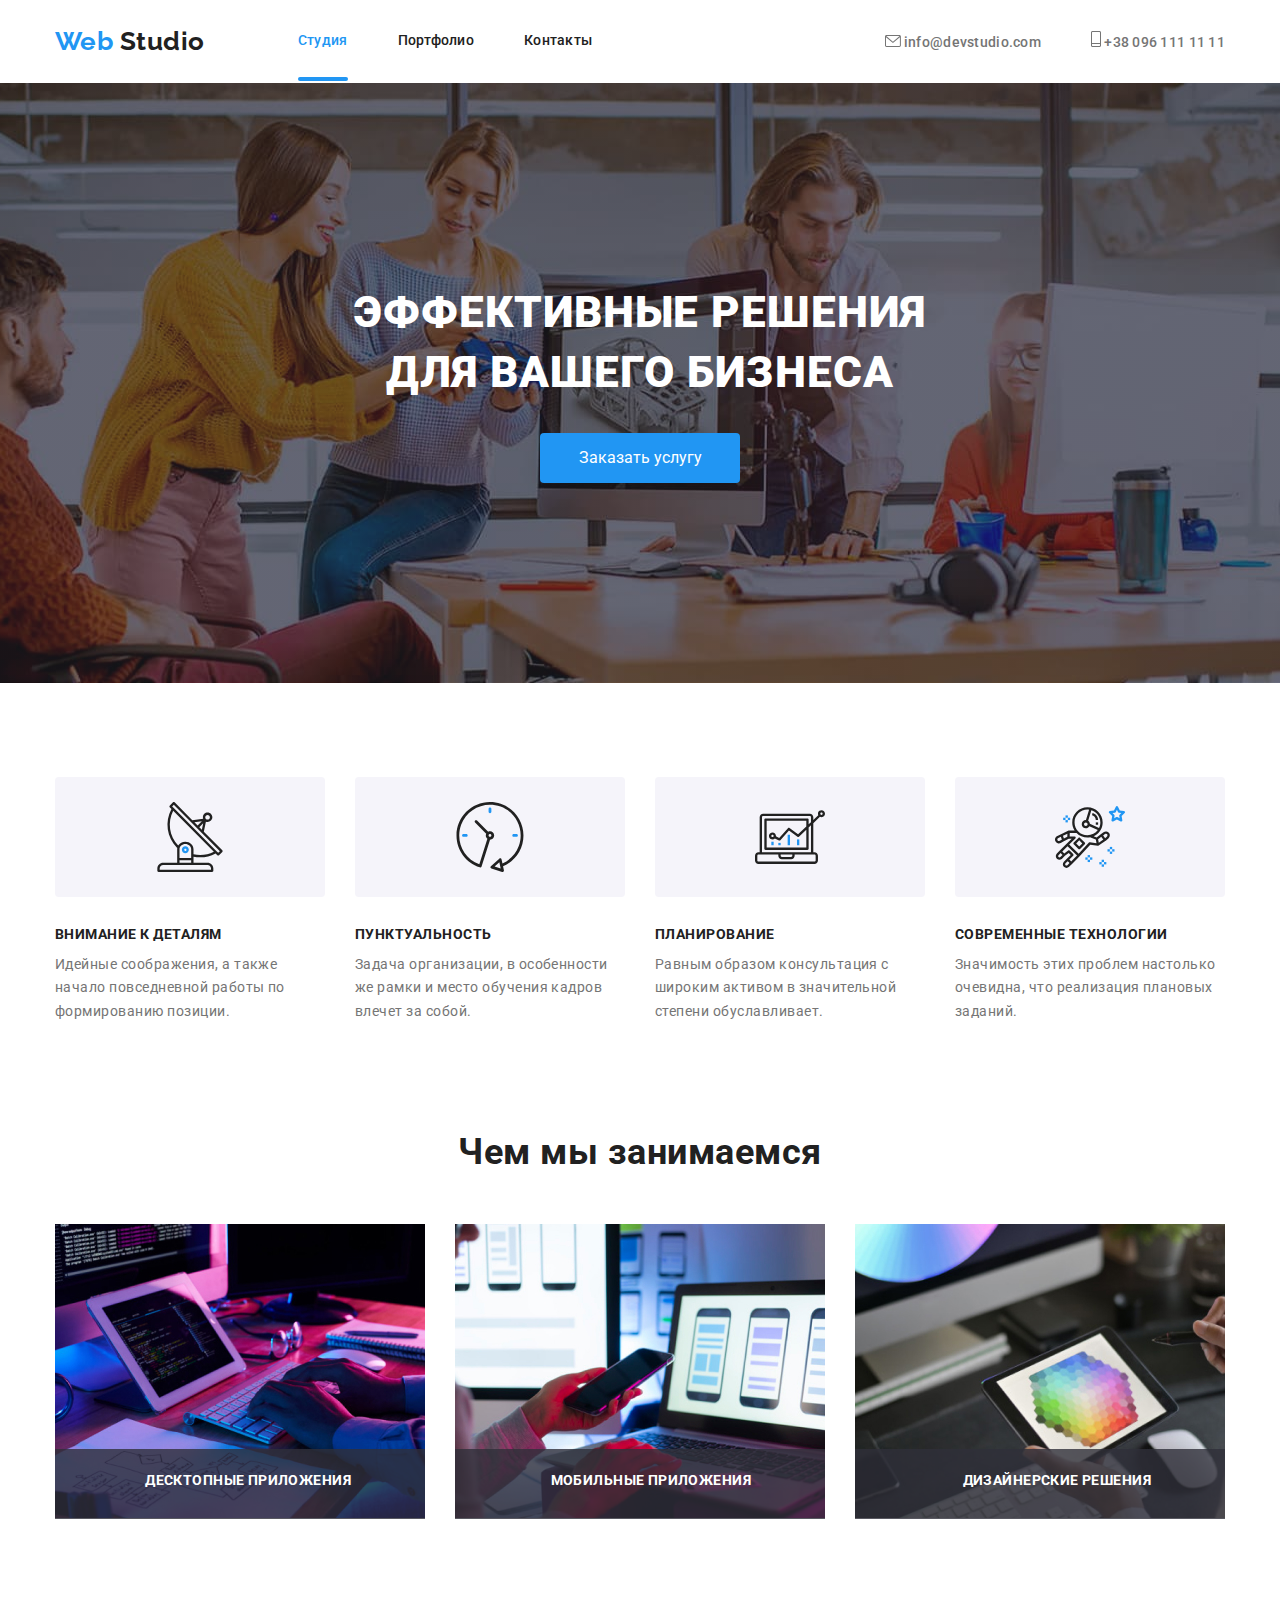
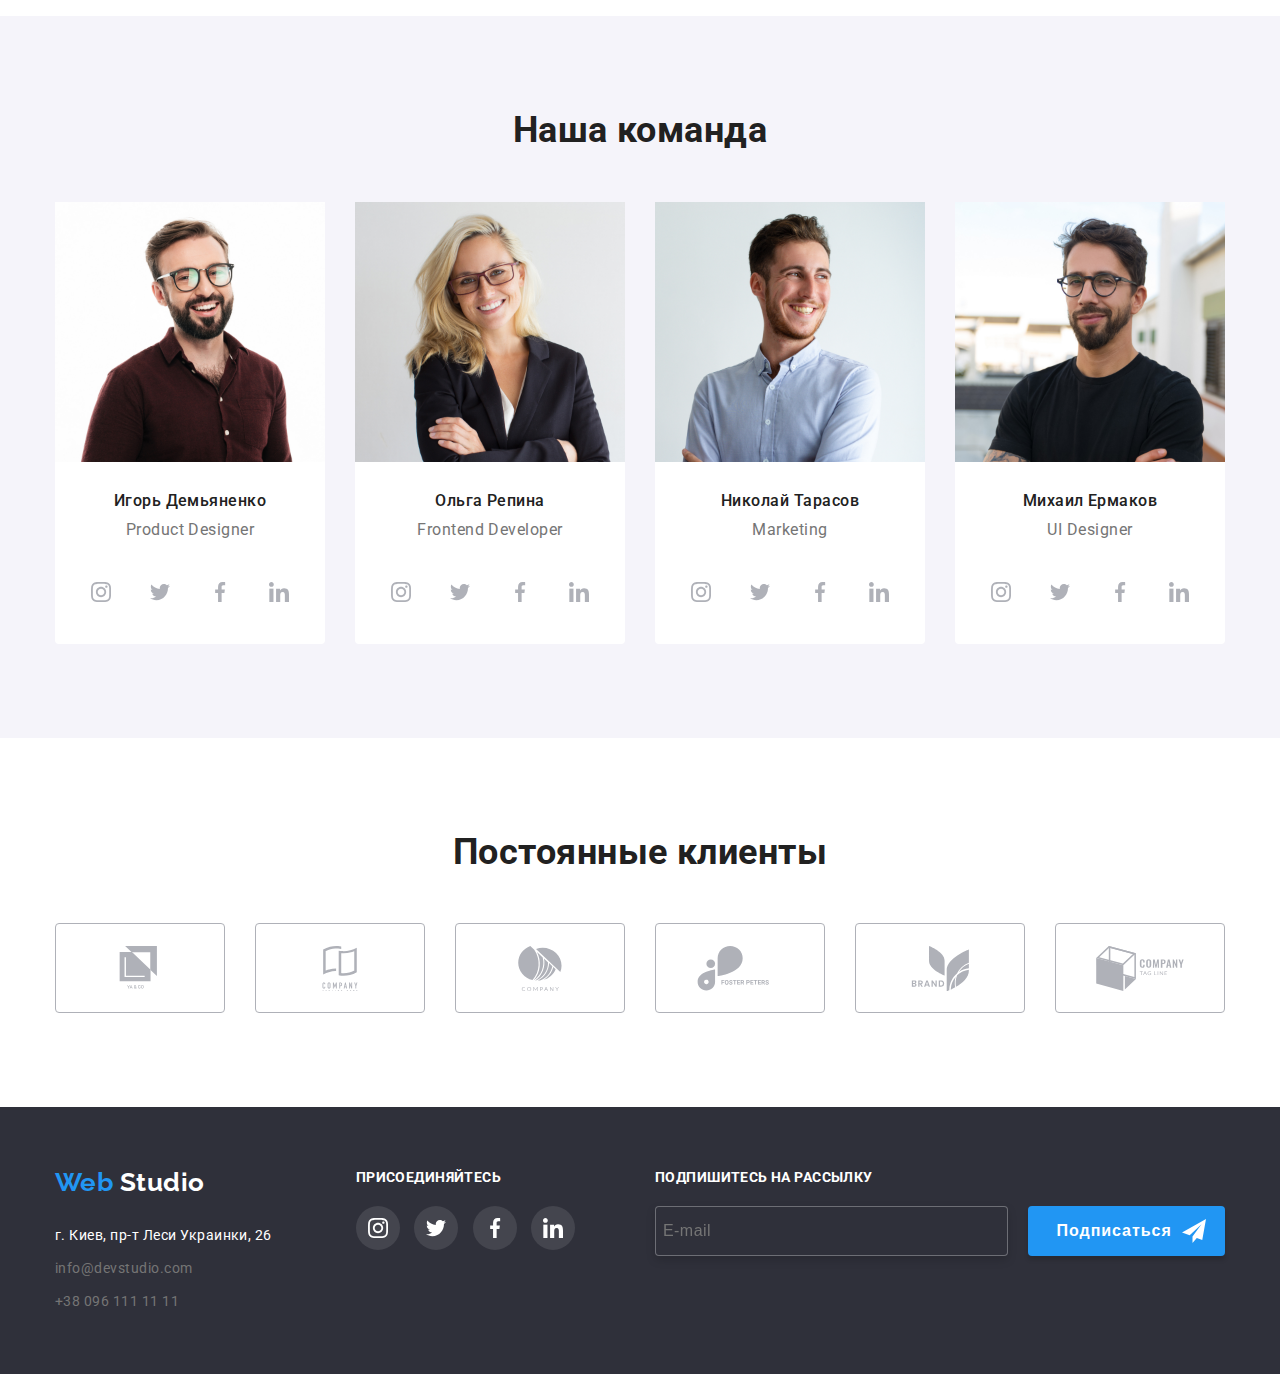
<file: index.html>
<!DOCTYPE html>
<html lang="ru">

<head>
    <meta charset="UTF-8">
    <meta name="viewport" content="width=device-width, initial-scale=1.0">
    <title>Web-Studio</title>
    <link href="https://fonts.googleapis.com/css2?family=Raleway:wght@700&family=Roboto:wght@400;500;700;900&display=swap" rel="stylesheet">
    <link rel="stylesheet" href="https://cdnjs.cloudflare.com/ajax/libs/modern-normalize/1.0.0/modern-normalize.min.css" integrity="sha512-ISS7cAi1PEhQ8jnbJpJZMd29NlhNj4AWYyLOSp2CE/CsHxTCu+r+t0D2yoJudVrd0/8fTVPUVDzY5Tvli75u/g==" crossorigin="anonymous" />
    <link rel="stylesheet" href="./css/styles.css">
</head>

<body>
    <!--Шапка сайта-->

    <header>

        <div class="container flexin">
            <nav class="site-nav flexin">
                <a href="/" class="logo">
                    <p><span class="blue">Web</span> Studio</p>
                </a>

                <ul class="list pages">
                    <li class="pages-item"><a href="/" class="link current">Студия</a></li>
                    <li class="pages-item"><a href="./portfolio.html" class="link">Портфолио</a></li>
                    <li class="pages-item"><a href="" class="link">Контакты</a></li>
                </ul>
            </nav>


            <ul class="list contacts-first ">
                <li class="pages-item envelope">

                    <a href="mailto:info@devstudio.com" class="contacts-now ">
                        <svg>
                            <use href="./images/sprite.svg#envelope"></use>
                        </svg> info@devstudio.com
                    </a>

                </li>

                <li class="pages-item phone">

                    <a href="tel:+380961111111" class="contacts-now ">
                        <svg>
                            <use href="./images/sprite.svg#phone"></use>
                        </svg> +38 096 111 11 11
                    </a>
                </li>
            </ul>
        </div>


    </header>

    <main>
        <!--Герой-->
        <section class="hero">
            <div class="container">
                <h1 class="hero-title">Эффективные решения <br> для вашего бизнеса</h1>
                <button type="button" data-modal-open class="hero-button">Заказать услугу</button>
            </div>

        </section>

        <!--Отличительные особенности-->

        <section class="features">
            <div class="container ">
                <h2 class="features-title hidden">Что нас выделяет на фоне остальных:</h2>
                <ul class="list features-container">
                    <li class="features-card icon-first">
                        <h3 class="features-subtitle">Внимание к деталям</h3>
                        <p class="features-description">Идейные соображения, а также начало повседневной работы по формированию позиции.</p>
                    </li>

                    <li class="features-card icon-second">
                        <h3 class="features-subtitle">Пунктуальность</h3>
                        <p class="features-description">Задача организации, в особенности же рамки и место обучения кадров влечет за собой.</p>
                    </li>

                    <li class="features-card icon-third">
                        <h3 class="features-subtitle">Планирование</h3>
                        <p class="features-description">Равным образом консультация с широким активом в значительной степени обуславливает.</p>
                    </li>

                    <li class="features-card icon-fourth">
                        <h3 class="features-subtitle">Современные технологии</h3>
                        <p class="features-description">Значимость этих проблем настолько очевидна, что реализация плановых заданий.</p>
                    </li>
                </ul>
            </div>
        </section>


        <!-- Чем мы занимаемся -->

        <section class="specialisations">
            <div class="container">
                <h2 class="specialisations-title">Чем мы занимаемся</h2>
                <ul class="list specialisations-container">
                    <li class="specialisations-img">
                        <div class="specialisations-overlay">
                            <p class="specialisations-overlay-text">Десктопные приложения</p>
                        </div>
                        <img src="./images/specialisation1.jpg" width="370" alt="десктопные приложения">
                    </li>

                    <li class="specialisations-img">
                        <div class="specialisations-overlay">
                            <p class="specialisations-overlay-text">Мобильные приложения</p>
                        </div>
                        <img src="./images/specialisation2.jpg" width="370" alt="мобильные приложения">
                    </li>

                    <li class="specialisations-img">
                        <div class="specialisations-overlay">
                            <p class="specialisations-overlay-text">Дизайнерские решения</p>
                        </div>
                        <img src="./images/specialisation3.jpg" width="370" alt="дизайнерские решения">
                    </li>
                </ul>
            </div>
        </section>


        <!--Наша команда-->

        <section class="team">
            <div class="container">
                <h2 class="team-title">Наша команда</h2>
                <ul class="list team-list">
                    <li class="team-card">
                        <img class="team-img" src="./images/team1.jpg" width="270" alt="наш дизайнер">
                        <div class="team-content">
                            <h3 class="team-name">Игорь Демьяненко</h3>
                            <p class="team-prof">Product Designer</p>
                            <ul class="list social-list">
                                <li>
                                    <a href="" class="social-list-link">
                                        <svg>
                                            <use href="./images/sprite.svg#instagram"></use>
                                        </svg>
                                    </a>
                                </li>
                                <li>
                                    <a href="" class="social-list-link ">
                                        <svg class="social-list__svg">
                                            <use href="./images/sprite.svg#twitter"></use>
                                        </svg>
                                    </a>
                                </li>
                                <li>
                                    <a href="" class="social-list-link ">
                                        <svg class="social-list__svg">
                                            <use href="./images/sprite.svg#facebook"></use>
                                        </svg>
                                    </a>
                                </li>
                                <li>
                                    <a href="" class="social-list-link ">
                                        <svg class="social-list__svg">
                                            <use href="./images/sprite.svg#linkedin"></use>
                                        </svg>
                                    </a>
                                </li>
                            </ul>
                        </div>
                    </li>

                    <li class="team-card">
                        <img class="team-img" src="./images/team2.jpg" width="270" alt="наш фронтэнд девелопер">
                        <div class="team-content">
                            <h3 class="team-name">Ольга Репина</h3>
                            <p class="team-prof">Frontend Developer</p>
                            <ul class="list social-list">
                                <li>
                                    <a href="" class="social-list-link">
                                        <svg>
                                            <use href="./images/sprite.svg#instagram"></use>
                                        </svg>
                                    </a>
                                </li>
                                <li>
                                    <a href="" class="social-list-link ">
                                        <svg class="social-list__svg">
                                            <use href="./images/sprite.svg#twitter"></use>
                                        </svg>
                                    </a>
                                </li>
                                <li>
                                    <a href="" class="social-list-link ">
                                        <svg class="social-list__svg">
                                            <use href="./images/sprite.svg#facebook"></use>
                                        </svg>
                                    </a>
                                </li>
                                <li>
                                    <a href="" class="social-list-link ">
                                        <svg class="social-list__svg">
                                            <use href="./images/sprite.svg#linkedin"></use>
                                        </svg>
                                    </a>
                                </li>
                            </ul>

                        </div>
                    </li>

                    <li class="team-card">
                        <img class="team-img" src="./images/team3.jpg" width="270" alt="наш маркетолог">
                        <div class="team-content">
                            <h3 class="team-name">Николай Тарасов</h3>
                            <p class="team-prof">Marketing</p>
                            <ul class="list social-list">
                                <li>
                                    <a href="" class="social-list-link">
                                        <svg>
                                            <use href="./images/sprite.svg#instagram"></use>
                                        </svg>
                                    </a>
                                </li>
                                <li>
                                    <a href="" class="social-list-link ">
                                        <svg class="social-list__svg">
                                            <use href="./images/sprite.svg#twitter"></use>
                                        </svg>
                                    </a>
                                </li>
                                <li>
                                    <a href="" class="social-list-link ">
                                        <svg class="social-list__svg">
                                            <use href="./images/sprite.svg#facebook"></use>
                                        </svg>
                                    </a>
                                </li>
                                <li>
                                    <a href="" class="social-list-link ">
                                        <svg class="social-list__svg">
                                            <use href="./images/sprite.svg#linkedin"></use>
                                        </svg>
                                    </a>
                                </li>
                            </ul>
                        </div>
                    </li>

                    <li class="team-card">
                        <img class="team-img" src="./images/team4.jpg" width="270" alt="наш UI дизайнер">
                        <div class="team-content">
                            <h3 class="team-name">Михаил Ермаков</h3>
                            <p class="team-prof">UI Designer</p>
                            <ul class="list social-list">
                                <li>
                                    <a href="" class="social-list-link">
                                        <svg>
                                            <use href="./images/sprite.svg#instagram"></use>
                                        </svg>
                                    </a>
                                </li>
                                <li>
                                    <a href="" class="social-list-link ">
                                        <svg class="social-list__svg">
                                            <use href="./images/sprite.svg#twitter"></use>
                                        </svg>
                                    </a>
                                </li>
                                <li>
                                    <a href="" class="social-list-link ">
                                        <svg class="social-list__svg">
                                            <use href="./images/sprite.svg#facebook"></use>
                                        </svg>
                                    </a>
                                </li>
                                <li>
                                    <a href="" class="social-list-link ">
                                        <svg class="social-list__svg">
                                            <use href="./images/sprite.svg#linkedin"></use>
                                        </svg>
                                    </a>
                                </li>
                            </ul>
                        </div>
                    </li>
                </ul>
            </div>
        </section>

        <!-- Наши клиенты -->
        <section class="clients">
            <div class="container">
                <h2 class="clients-title">Постоянные клиенты</h2>
                <ul class="list clients-list">
                    <li class="clients-card">
                        <a href="" aria-label="Первая компания"></a>
                        <svg class="cleint-size">
                            <use href="./images/sprite.svg#logo1"></use>
                        </svg>
                    </li>
                    <li class="clients-card">
                        <a href="" aria-label="Вторая компания"></a>
                        <svg class="cleint-size">
                            <use href="./images/sprite.svg#logo2"></use>
                        </svg>
                    </li>
                    <li class="clients-card">
                        <a href="" aria-label="Третья компания"></a>
                        <svg class="cleint-size">
                            <use href="./images/sprite.svg#logo3"></use>
                        </svg>
                    </li>
                    <li class="clients-card">
                        <a href="" aria-label="Четвертая компания"></a>
                        <svg class="cleint-size">
                            <use href="./images/sprite.svg#logo4"></use>
                        </svg>
                    </li>
                    <li class="clients-card">
                        <a href="" aria-label="Пятая компания"></a>
                        <svg class="cleint-size">
                            <use href="./images/sprite.svg#logo5"></use>
                        </svg>
                    </li>
                    <li class="clients-card">
                        <a href="" aria-label="Шестая компания"></a>
                        <svg class="cleint-size">
                            <use href="./images/sprite.svg#logo6"></use>
                        </svg>
                    </li>
                </ul>
            </div>
        </section>
    </main>

    <!--Подвал сайта-->

    <footer class="contacts-footer">
        <div class="general container">
            <div class=" left">
                <div class="footer-logo">
                    <a href="/" class="logo">
                        <p class="no-margin"><span class="blue">Web</span> <span class="white">Studio</span></p>
                    </a>
                </div>
                <address class="contacts">
                <div class="contacts-city"><span class="contacts-address">г. Киев, пр-т Леси Украинки, 26</span></div>
                <div class="footer-email"><a href="mailto:info@devstudio.com" class="contacts-email">info@devstudio.com</a></div> 
                <div class="footer-phone"><a href="tel:+380961111111" class="contacts-phone">+38 096 111 11 11</a></div>
            </address>
            </div>
            <div class=" central">
                <b class="follow-text">присоединяйтесь</b>
                <ul class="list follow-list">
                    <li class="follow">
                        <a href="" class="social-link-footer">
                            <svg>
                                <use href="./images/sprite.svg#instagram-footer"></use>
                            </svg>
                        </a>
                    </li>
                    <li class="follow">
                        <a href="" class="social-link-footer">
                            <svg class="social-list__svg">
                                <use href="./images/sprite.svg#twitter-footer"></use>
                            </svg>
                        </a>
                    </li>
                    <li class="follow">
                        <a href="" class="social-link-footer">
                            <svg class="social-list__svg">
                                <use href="./images/sprite.svg#facebook-footer"></use>
                            </svg>
                        </a>
                    </li>
                    <li class="follow">
                        <a href="" class="social-link-footer">
                            <svg class="social-list__svg">
                                <use href="./images/sprite.svg#linkedin-footer"></use>
                            </svg>
                        </a>
                    </li>
                </ul>
            </div>
            <!-- TBD -->
            <div class="right ">
                <label for=" follow " class="subscribe ">Подпишитесь на рассылку</label>
                <div class="sub-together">
                    <input class="subscribe-email input-email " type="text " name="follow " id="follow " placeholder=" E-mail ">

                    <button type="button-send " class="button-send text-subscribe ">Подписаться
                    <svg>
                        <use href="./images/sprite.svg#icon-send "></use>
                    </svg>

                </button>
                </div>
            </div>
        </div>
    </footer>



    <!-- Модальное окно и все, что с ним связано -->
    <div class="backdrop is-hidden " data-modal>
        <div class="modal ">

            <button type="button " data-modal-close class="close-modal ">
                 <svg>
                    <use href="./images/sprite.svg#x "></use>
                </svg> 
            </button>

            <form class=" form js-speaker-form ">
                <h2 class="modal-title ">Оставьте свои данные, мы вам перезвоним</h2>
                <div class="form-field icon-modal-name ">
                    <svg>
                        <use href="./images/sprite.svg#name "></use>
                    </svg>
                    <label for="name " class="form-label ">Имя</label>
                    <input class="form-input " type="text " name="name " id="name ">

                </div>

                <div class="form-field icon-modal-tel ">
                    <svg>
                        <use href="./images/sprite.svg#tel "></use>
                    </svg>
                    <label for="tel " class="form-label ">Телефон</label>
                    <input class="form-input " type="tel " name=" " id="tel ">


                </div>

                <div class="form-field icon-modal-email ">
                    <svg>
                        <use href="./images/sprite.svg#email "></use>
                    </svg>
                    <label for="email " class="form-label ">Почта</label>
                    <input class="form-input " type="email " name="email " id="email ">
                </div>

                <div>
                    <label for="comment " class="text-comment ">Комментарий</label>
                    <textarea class=" comment input-text " name="comment " id="comment " rows="10 " placeholder="Введите текст "></textarea>
                </div>


                <div class="checkbox-label ">
                    <label class="checkbox-txt ">                    
                        <input class="checkbox " type="checkbox" name="terms-check ">
                        <span class="checkbox-icon "></span>
                        Соглашаюсь с рассылкой и принимаю <span class="terms ">Условия договора</span> 
                    </label>
                </div>

                <button type="submit " class="send ">Отправить</button>
            </form>
        </div>
    </div>

    <script src="./js/modal.js "></script>
</body>

</html>
</file>
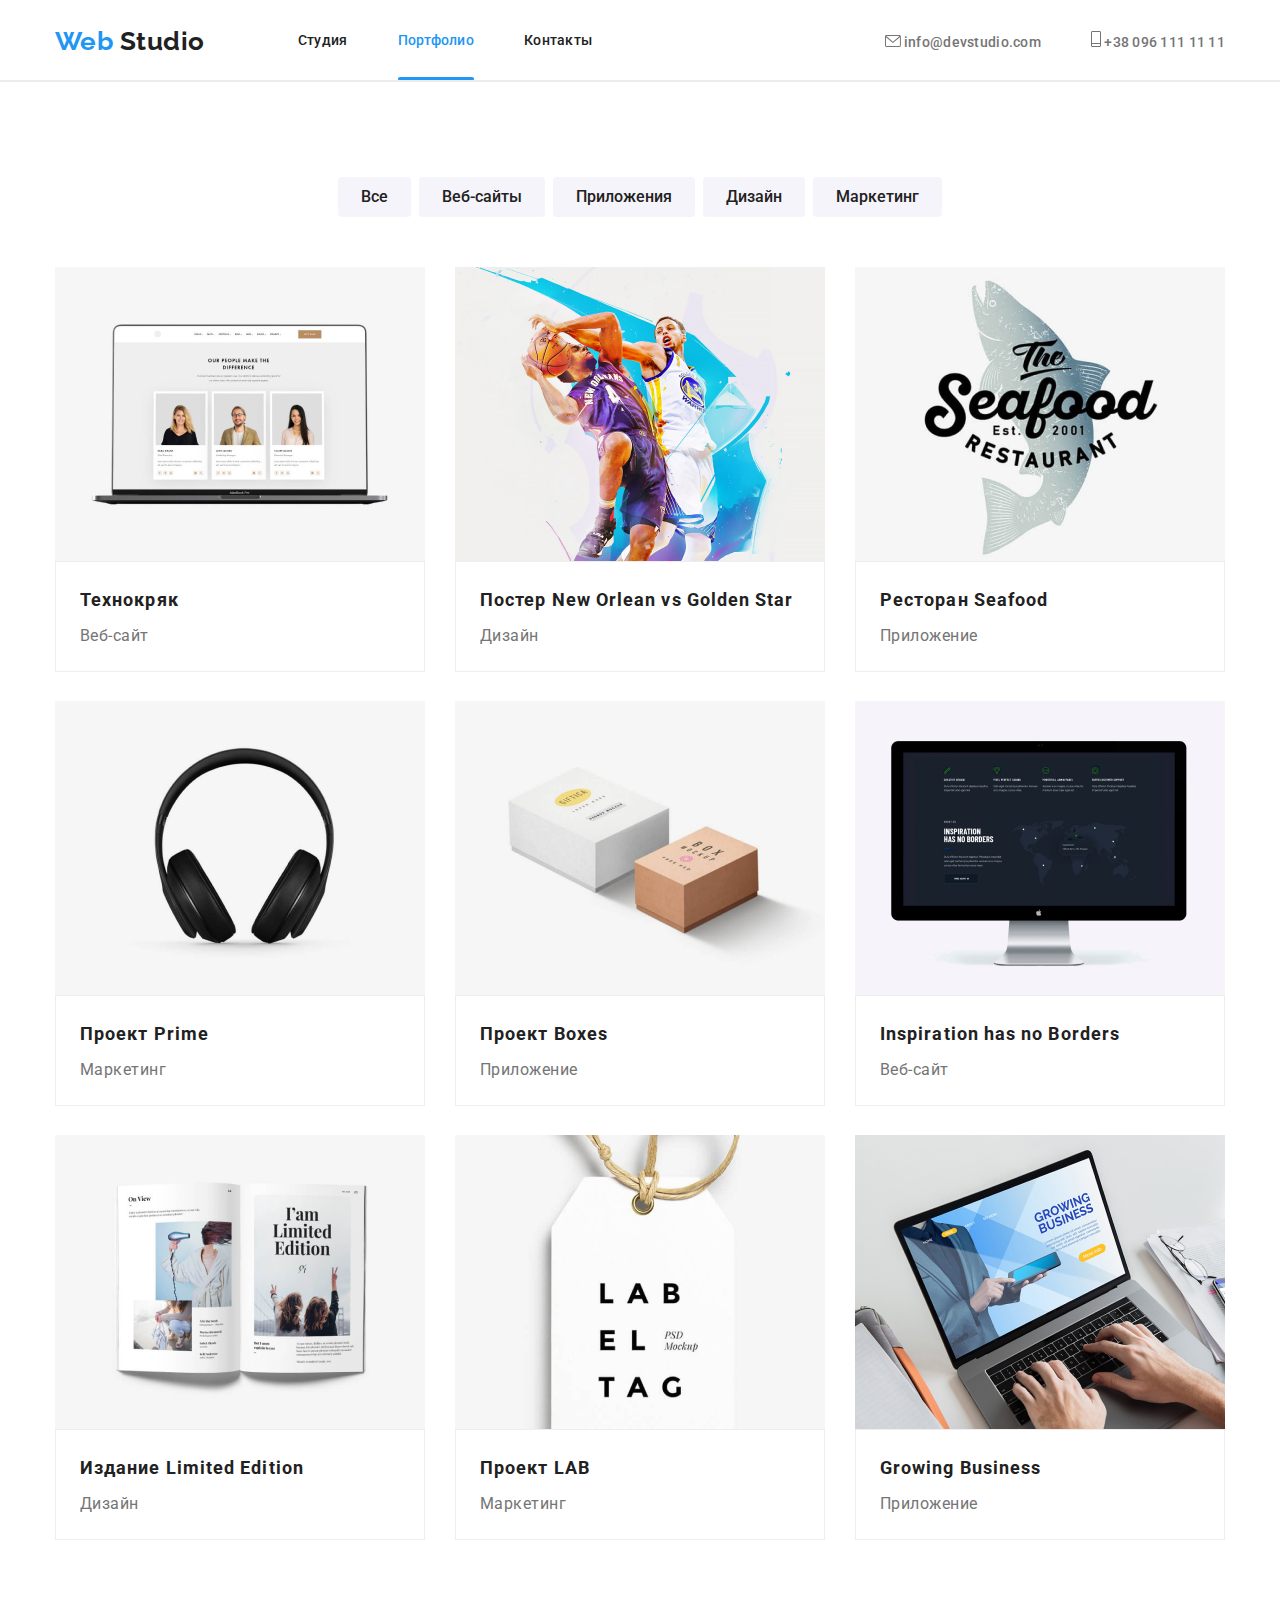
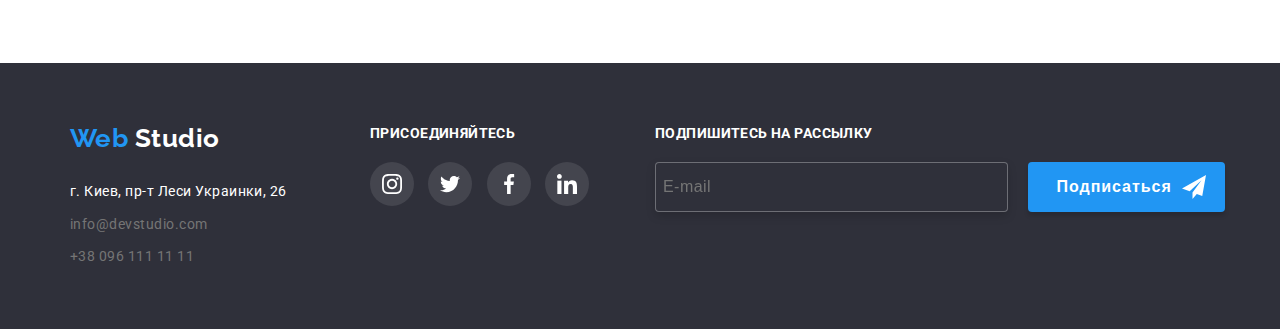
<file: portfolio.html>
<!DOCTYPE html>
<html lang="ru">

<head>
    <meta charset="UTF-8">
    <meta name="viewport" content="width=device-width, initial-scale=1.0">
    <title>Portfolio</title>
    <link href="https://fonts.googleapis.com/css2?family=Raleway:wght@700&family=Roboto:wght@400;500;700;900&display=swap" rel="stylesheet">
    <link rel="stylesheet" href="./css/styles.css">
</head>

<body>
    <!--Шапка сайта-->
    <header>

        <div class="container flexin ">
            <nav class="site-nav flexin">
                <a href="./index.html" class="logo">
                    <p><span class="blue">Web</span> Studio</p>
                </a>

                <ul class="list pages">
                    <li class="pages-item"><a href="./index.html" class="link">Студия</a></li>
                    <li class="pages-item"><a href="" class="link current">Портфолио</a></li>
                    <li class="pages-item"><a href="" class="link">Контакты</a></li>
                </ul>
            </nav>
            <ul class="list contacts-first ">
                <li class="pages-item envelope">

                    <a href="mailto:info@devstudio.com" class="contacts-now ">
                        <svg>
                            <use href="./images/sprite.svg#envelope"></use>
                        </svg> info@devstudio.com
                    </a>
                </li>

                <li class="pages-item phone">

                    <a href="tel:+380961111111" class="contacts-now ">
                        <svg>
                            <use href="./images/sprite.svg#phone"></use>
                        </svg> +38 096 111 11 11
                    </a>
                </li>
            </ul>
        </div>
        <div class="line"></div>


    </header>

    <main>

        <!-- Набор кнопок -->
        <section class="filter-block">
            <div class="container ">
                <h1 class="buttons-title hidden">Кнопки отбора</h1>
                <ul class="list buttons-list">
                    <li class="button-item">
                        <button type="button" class="buttons-link">Все</a> </button>
                    </li>
                    <li class="button-item">
                        <button type="button" class="buttons-link">Веб-сайты</button>
                    </li>
                    <li class="button-item">
                        <button type="button" class="buttons-link">Приложения</button>
                    </li>
                    <li class="button-item">
                        <button type="button" class="buttons-link">Дизайн</button>
                    </li>
                    <li class="button-item">
                        <button type="button" class="buttons-link">Маркетинг</button>
                    </li>
                </ul>
            </div>
        </section>
        <!-- Наше портфолио -->
        <section class="works">
            <div class="container">
                <h2 class="works-title hidden">Наши работы</h2>
                <ul class="list works-card">

                    <li class="works-card-elem">
                        <a href="" class="works-link">
                            <div class="card-thumb">
                                <p class="card-overlay-text">Технокряк это современная площадка распространения коронавируса. Компании используют эту платформу для цифрового шпионажа и атак на защищённые сервера конкурентов.</p>
                                <img class="container-works" src="./images/portfolio1.jpg" width=370 alt="Веб-сайт">
                            </div>
                            <div class="card-content">
                                <h3 class="works-subtitle">Технокряк</h3>
                                <p class="works-type">Веб-сайт</p>
                            </div>
                        </a>
                    </li>
                    <li class="works-card-elem">
                        <a href="" class="works-link">
                            <div class="card-thumb">
                                <p class="card-overlay-text">Lorem ipsum dolor sit amet, consectetur adipiscing elit, sed do eiusmod tempor incididunt ut labore et dolore magna aliqua. Ut enim ad minim veniam, quis nostrud exercitation ullamco laboris nisi ut aliquip ex ea commodo
                                    consequat.
                                </p>
                                <img class="container-works" src="./images/portfolio2.jpg" width=370 alt="Дизайн">
                            </div>

                            <div class="card-content">
                                <h3 class="works-subtitle">Постер New Orlean vs Golden Star</h3>
                                <p class="works-type">Дизайн</p>
                            </div>

                        </a>

                    </li>
                    <li class="works-card-elem">
                        <a href="" class="works-link">
                            <div class="card-thumb">
                                <p class="card-overlay-text">Lorem ipsum dolor sit amet, consectetur adipiscing elit, sed do eiusmod tempor incididunt ut labore et dolore magna aliqua. Ut enim ad minim veniam, quis nostrud exercitation ullamco laboris nisi ut aliquip ex ea commodo
                                    consequat.
                                </p>
                                <img class="container-works" src="./images/portfolio3.jpg" width=370 alt="Приложение">
                            </div>

                            <div class="card-content">
                                <h3 class="works-subtitle">Ресторан Seafood</h3>
                                <p class="works-type">Приложение</p>
                            </div>

                        </a>

                    </li>
                    <li class="works-card-elem">
                        <a href="" class="works-link">
                            <div class="card-thumb">
                                <p class="card-overlay-text">Lorem ipsum dolor sit amet, consectetur adipiscing elit, sed do eiusmod tempor incididunt ut labore et dolore magna aliqua. Ut enim ad minim veniam, quis nostrud exercitation ullamco laboris nisi ut aliquip ex ea commodo
                                    consequat.
                                </p>
                                <img class="container-works" src="./images/portfolio4.jpg" width=370 alt="Маркетинг">
                            </div>

                            <div class="card-content">
                                <h3 class="works-subtitle">Проект Prime</h3>
                                <p class="works-type">Маркетинг</p>
                            </div>

                        </a>

                    </li>
                    <li class="works-card-elem">
                        <a href="" class="works-link">
                            <div class="card-thumb">
                                <p class="card-overlay-text">Lorem ipsum dolor sit amet, consectetur adipiscing elit, sed do eiusmod tempor incididunt ut labore et dolore magna aliqua. Ut enim ad minim veniam, quis nostrud exercitation ullamco laboris nisi ut aliquip ex ea commodo
                                    consequat.
                                </p>
                                <img class="container-works" src="./images/portfolio5.jpg" width=370 alt="Приложение">
                            </div>

                            <div class="card-content">
                                <h3 class="works-subtitle">Проект Boxes</h3>
                                <p class="works-type">Приложение</p>
                            </div>

                        </a>

                    </li>
                    <li class="works-card-elem">
                        <a href="" class="works-link">
                            <div class="card-thumb">
                                <p class="card-overlay-text">Lorem ipsum dolor sit amet, consectetur adipiscing elit, sed do eiusmod tempor incididunt ut labore et dolore magna aliqua. Ut enim ad minim veniam, quis nostrud exercitation ullamco laboris nisi ut aliquip ex ea commodo
                                    consequat.
                                </p>
                                <img class="container-works" src="./images/portfolio6.jpg" width=370 alt="Веб-сайт">
                            </div>

                            <div class="card-content">
                                <h3 class="works-subtitle">Inspiration has no Borders</h3>
                                <p class="works-type">Веб-сайт</p>
                            </div>

                        </a>

                    </li>
                    <li class="works-card-elem">
                        <a href="" class="works-link">
                            <div class="card-thumb">
                                <p class="card-overlay-text">Lorem ipsum dolor sit amet, consectetur adipiscing elit, sed do eiusmod tempor incididunt ut labore et dolore magna aliqua. Ut enim ad minim veniam, quis nostrud exercitation ullamco laboris nisi ut aliquip ex ea commodo
                                    consequat.
                                </p>
                                <img class="container-works" src="./images/portfolio7.jpg" width=370 alt="Дизайн">
                            </div>

                            <div class="card-content">
                                <h3 class="works-subtitle">Издание Limited Edition</h3>
                                <p class="works-type">Дизайн</p>
                            </div>

                        </a>

                    </li>
                    <li class="works-card-elem">
                        <a href="" class="works-link">
                            <div class="card-thumb">
                                <p class="card-overlay-text">Lorem ipsum dolor sit amet, consectetur adipiscing elit, sed do eiusmod tempor incididunt ut labore et dolore magna aliqua. Ut enim ad minim veniam, quis nostrud exercitation ullamco laboris nisi ut aliquip ex ea commodo
                                    consequat.
                                </p>
                                <img class="container-works" src="./images/portfolio8.jpg" width=370 alt="Маркетинг">
                            </div>

                            <div class="card-content">
                                <h3 class="works-subtitle">Проект LAB</h3>
                                <p class="works-type">Маркетинг</p>
                            </div>

                        </a>

                    </li>
                    <li class="works-card-elem">
                        <a href="" class="works-link">
                            <div class="card-thumb">
                                <p class="card-overlay-text">Lorem ipsum dolor sit amet, consectetur adipiscing elit, sed do eiusmod tempor incididunt ut labore et dolore magna aliqua. Ut enim ad minim veniam, quis nostrud exercitation ullamco laboris nisi ut aliquip ex ea commodo
                                    consequat.
                                </p>
                                <img class="container-works" src="./images/portfolio9.jpg" width=370 alt="Приложение">
                            </div>

                            <div class="card-content">
                                <h3 class="works-subtitle">Growing Business</h3>
                                <p class="works-type">Приложение</p>
                            </div>

                        </a>

                    </li>

                </ul>
            </div>

        </section>


    </main>


    <!--Подвал сайта-->
    <footer class="contacts-footer">
        <div class="general container">
            <div class="container">
                <div class="footer-logo">
                    <a href="/" class="logo">
                        <p class="no-margin"><span class="blue">Web</span> <span class="white">Studio</span></p>
                    </a>
                </div>
                <address class="contacts">
                <div class="contacts-city"><span class="contacts-address">г. Киев, пр-т Леси Украинки, 26</span></div>
                <div class="footer-email"><a href="mailto:info@devstudio.com" class="contacts-email">info@devstudio.com</a></div> 
                <div class="footer-phone"><a href="tel:+380961111111" class="contacts-phone">+38 096 111 11 11</a></div>
            </address>
            </div>
            <div class="container">
                <b class="follow-text">присоединяйтесь</b>
                <ul class="list follow-list">
                    <li class="follow">
                        <a href="" class="social-link-footer">
                            <svg>
                                <use href="./images/sprite.svg#instagram-footer"></use>
                            </svg>
                        </a>
                    </li>
                    <li class="follow">
                        <a href="" class="social-link-footer">
                            <svg class="social-list__svg">
                                <use href="./images/sprite.svg#twitter-footer"></use>
                            </svg>
                        </a>
                    </li>
                    <li class="follow">
                        <a href="" class="social-link-footer">
                            <svg class="social-list__svg">
                                <use href="./images/sprite.svg#facebook-footer"></use>
                            </svg>
                        </a>
                    </li>
                    <li class="follow">
                        <a href="" class="social-link-footer">
                            <svg class="social-list__svg">
                                <use href="./images/sprite.svg#linkedin-footer"></use>
                            </svg>
                        </a>
                    </li>
                </ul>
            </div>

            <div class="right ">
                <label for=" follow " class="subscribe ">Подпишитесь на рассылку</label>
                <div class="sub-together">
                    <input class="subscribe-email input-email " type="text " name="follow " id="follow " placeholder=" E-mail ">

                    <button type="button-send " class="button-send text-subscribe ">Подписаться
                    <svg>
                        <use href="./images/sprite.svg#icon-send "></use>
                    </svg>

                </button>
                </div>
            </div>
    </footer>
</body>

</html>
</file>
<file: css/styles.css>
:root {
    --primery-white-color: #ffffff;
    --background-hero: #2F303A;
    --background-team: #F5F4FA;
    --background-specialisations: #E5E5E5;
    --background-footer: #2F303A;
    --background-portfolio: #F5F4FA;
    --blue-color: #2196F3;
    --font-black: #212121;
    --font-grey: #757575;
    --font-white: #FFFFFF;
}

body {
    color: var(--font-black);
    background-color: var(--primery-white-color);
    font-family: Roboto, sans-serif;
    letter-spacing: 0.03em;
    margin: 0;
}


/*========== Стили для странички index.html ==========*/


/* Утилиты */

.list {
    margin: 0;
    padding: 0;
    list-style: none;
}

.flexin {
    display: flex;
    align-items: center;
    justify-content: space-around;
}

.hidden {
    display: none;
}

.container {
    box-sizing: border-box;
    margin-left: auto;
    margin-right: auto;
    width: 1200px;
    padding-left: 15px;
    padding-right: 15px;
}

.logo {
    color: var(--font-black);
    font-family: Raleway;
    font-weight: 700;
    font-size: 26px;
    line-height: 1.19;
    text-decoration: none;
}

.logo .blue {
    color: var(--blue-color);
}

.logo .white {
    color: var(--font-white);
}

.pages {
    display: flex;
    margin-left: 93px;
}

.pages .pages-item:not(:last-child) {
    margin-right: 50px;
}

.pages-item {
    font-weight: 500;
    position: relative;
}

.pages .current::after {
    content: '';
    display: block;
    width: 100%;
    height: 4px;
    background: #2196F3;
    position: absolute;
    border-radius: 2px;
    bottom: 0;
    left: 0;
}

.site-nav .link {
    display: block;
    padding-top: 32px;
    padding-bottom: 32px;
    color: var(--font-black);
    text-decoration: none;
    transition: color 250ms cubic-bezier(0.4, 0, 0.2, 1);
}

.site-nav .link.current {
    color: var(--blue-color);
}

.site-nav .link:hover,
.site-nav .link:focus {
    color: var(--blue-color);
}

.pages,
.contacts-first {
    font-size: 14px;
    line-height: 1.14;
    letter-spacing: 0.02em;
}

.contacts-first {
    display: flex;
    margin-left: auto;
    align-items: baseline;
}

.contacts-first .pages-item:not(:last-child) {
    margin-right: 50px;
}

.contacts-first .contacts-now {
    color: var(--font-grey);
    text-decoration: none;
}

.contacts-first .current {
    color: var(--blue-color);
}

.contacts-first .contacts-now:hover,
.contacts-first .contacts-now:focus {
    color: var(--blue-color);
}

.envelope svg {
    width: 16px;
    height: 12px;
    fill: #757575;
}

.phone svg {
    width: 10px;
    height: 16px;
    margin-left: 0px;
    fill: #757575;
}

.envelope:hover svg {
    fill: var(--blue-color);
}

.phone:hover svg {
    fill: var(--blue-color);
}

.line {
    position: absolute;
    width: 100%;
    height: 0px;
    left: 0px;
    top: 80px;
    border: 1px solid #ECECEC;
}

.hero {
    background-position: center;
    background-image: linear-gradient(to right, rgba(47, 48, 58, 0.4), rgba(47, 48, 58, 0.4)), url("../images/header.jpg");
    background-repeat: no-repeat;
    max-width: 1600;
    display: flex;
    margin-bottom: 94px;
    text-align: center;
    letter-spacing: 0.06em;
}

.hero .hero-title {
    margin-top: 200px;
    margin-bottom: 30px;
    color: var(--font-white);
    font-weight: 900;
    font-size: 44px;
    line-height: 1.36;
    text-transform: uppercase;
}

.hero .hero-button {
    display: flex;
    display: inline-block;
    padding: 10px 32px;
    margin-bottom: 200px;
    align-items: center;
    text-align: center;
    border-radius: 4px;
    color: var(--font-white);
    background-color: var(--blue-color);
    font-family: inherit;
    font-size: 16px;
    line-height: 1.8;
    border: 1px solid transparent;
    width: 200px;
    height: 50px;
    cursor: pointer;
}

.features-container {
    display: flex;
}

.features-card:not(:last-child) {
    margin-right: 30px;
}

.features-card {
    width: calc((100% - 90px) / 4);
}

.features-card::before {
    display: block;
    content: "";
    height: 120px;
    background: #F5F4FA;
    background-size: auto;
    background-repeat: no-repeat;
    background-position: center;
    border-radius: 4px;
    margin-bottom: 30px;
}

.icon-first::before {
    background-image: url("../images/svg/antenna.svg");
}

.icon-second::before {
    background-image: url("../images/svg/clock.svg");
}

.icon-third::before {
    background-image: url("../images/svg/diagram.svg");
}

.icon-fourth::before {
    background-image: url("../images/svg/astronaut.svg");
}

.features-title {
    margin-top: 0;
    text-align: center;
}

.features .features-subtitle {
    margin-bottom: 10px;
    margin-top: 0;
    color: var(--font-black);
    font-weight: 700;
    font-size: 14px;
    line-height: 1.14;
    text-transform: uppercase;
}

.features .features-description {
    margin-top: 0;
    color: var(--font-grey);
    font-weight: 400;
    font-size: 14px;
    line-height: 1.71;
}

.specialisations {
    padding-top: 94px;
    padding-bottom: 94px;
    background-color: var(--font-white);
}


/* .specialisations-overlay::before {
    position: absolute;
    left: 0;
    top: 0;
} */

.specialisations-img {
    position: relative;
}

.specialisations-overlay::before {
    position: absolute;
    display: inline-block;
    opacity: 0.8;
    content: '';
    width: 370px;
    height: 70px;
    top: 225px;
    /* left: 0;*/
    /* bottom: 0px; */
    background-color: rgb(47, 48, 58);
}

.specialisations-overlay-text {
    position: absolute;
    top: 235px;
    right: 20%;
    opacity: 1;
    font-weight: 700;
    font-size: 14px;
    line-height: 1.14;
    text-align: center;
    letter-spacing: 0.03em;
    text-transform: uppercase;
    color: var(--font-white);
}

.specialisations-container {
    display: flex;
}

.specialisations-img:not(:last-child) {
    width: calc((100% - 60px) / 3);
    margin-right: 30px;
}

.specialisations-title {
    margin-top: 0;
    margin-bottom: 50px;
    text-align: center;
}


/* Наша команда */

.team-card {
    width: calc((100% - 90px) / 4);
}

.team-card:not(:last-child) {
    margin-right: 30px;
}

.team-list {
    display: flex;
}

.team .team-title {
    margin-top: 0px;
    margin-bottom: 50px;
}

.specialisations .specialisations-title,
.team .team-title,
.clients-title {
    color: var(--font-black);
    font-weight: 700;
    font-size: 36px;
    line-height: 1.16;
    text-align: center;
}

.team-img {
    display: block;
}

.team {
    padding-top: 94px;
    padding-bottom: 94px;
    background-color: var(--background-team);
}

.team .team-name {
    margin: 0 auto;
    margin-bottom: 10px;
    padding-top: 30px;
    text-align: center;
    color: var(--font-black);
    font-weight: 500;
    font-size: 16px;
    line-height: 1.18;
}

.team .team-prof {
    margin-top: 0;
    text-align: center;
    margin-bottom: 30px;
    font-weight: 400;
    font-size: 16px;
    line-height: 1.18;
    color: var(--font-grey);
}

.team-content {
    /* display: flexbox; */
    background: #FFFFFF;
    border-radius: 0px 0px 4px 4px;
    box-sizing: border-box;
    padding-left: 24px;
    padding-right: 24px;
}


/* Оформление иконок- соц сетей */

.social-list {
    display: flex;
    justify-content: space-between;
    padding-bottom: 30px;
}

.social-list-link {
    display: flex;
    justify-content: center;
    align-items: center;
    width: 44px;
    height: 44px;
    background-color: #ffffff;
    border-radius: 50%;
    transition: background-color 250ms cubic-bezier(0.4, 0, 0.2, 1);
}

.social-list-link svg {
    width: 20px;
    height: 20px;
    fill: #AFB1B8;
    transition: fill 250ms cubic-bezier(0.4, 0, 0.2, 1);
}

.social-list-link:hover {
    background-color: var(--blue-color);
    fill: var(--font-white);
}

.social-list-link:hover svg {
    fill: var(--font-white);
}


/* Наши клиенты  */

.clients {
    padding-top: 94px;
    padding-bottom: 94px;
}

.clients-title {
    margin-top: 0;
    margin-bottom: 50px;
}

.clients-list {
    display: flex;
}

.clients-card {
    width: calc((100% - 150px) / 6);
    height: 90px;
    border: 1px solid #AFB1B8;
    box-sizing: border-box;
    border-radius: 4px;
    display: flex;
    justify-content: center;
    align-items: center;
    cursor: pointer;
    transition: border-color 250ms cubic-bezier(0.4, 0, 0.2, 1);
}

.clients-card:not(:last-child) {
    margin-right: 30px;
}

.clients-card:hover {
    border-color: var(--blue-color);
}

.clients-card:hover svg {
    fill: var(--blue-color);
}

.cleint-size {
    width: 88.48px;
    height: 45.44px;
    fill: #AFB1B8;
    transition: fill 250ms cubic-bezier(0.4, 0, 0.2, 1);
}


/* Стили для footer */

.contacts-footer {
    background-color: var(--background-footer);
    padding-top: 60px;
    padding-bottom: 60px;
    display: flex;
    flex-direction: column;
}

.contacts {
    font-weight: 400;
    font-size: 14px;
    line-height: 1.7;
    font-style: normal;
    display: flex;
    flex-direction: column;
}

.contacts-city,
.footer-email {
    margin-top: 0;
    margin-bottom: 9px;
}

.footer-phone {
    margin-top: 0;
}

.contacts .contacts-address {
    color: var(--font-white);
}

.contacts .contacts-email,
.contacts .contacts-phone {
    color: var(--font-grey);
    text-decoration: none;
}

.no-margin {
    margin-top: 0;
}

.social-link-footer {
    display: flex;
    justify-content: center;
    align-items: center;
    width: 44px;
    height: 44px;
    background-color: rgba(255, 255, 255, 0.1);
    border-radius: 50%;
    transition: background-color 250ms cubic-bezier(0.4, 0, 0.2, 1);
}

.social-link-footer svg {
    width: 20px;
    height: 20px;
}

.follow {
    display: inline-block;
    margin-right: 10px;
}

.general {
    display: flex;
    justify-content: space-between;
}

.left {
    width: 231px;
}

.sub-together {
    width: 570px;
    display: flex;
    flex-direction: row;
    flex-wrap: nowrap;
    /* align-items: baseline; */
    justify-content: space-between;
}

.follow-text {
    font-weight: 700;
    font-size: 14px;
    line-height: 1.14;
    letter-spacing: 0.03em;
    text-transform: uppercase;
    color: var(--font-white);
}

.follow-list {
    margin-top: 20px;
}

.social-link-footer:hover {
    background-color: var(--blue-color);
}

.subscribe {
    font-weight: 700;
    font-size: 14px;
    line-height: 1.14;
    letter-spacing: 0.03em;
    text-transform: uppercase;
    color: #FFFFFF;
    /* color: rgba(255, 255, 255, 0.6); */
}

.subscribe-email {
    margin-top: 20px;
    width: 358px;
    height: 50px;
    border: 1px solid rgba(255, 255, 255, 0.3);
    background-color: var(--background-footer);
    box-sizing: border-box;
    filter: drop-shadow(0px 4px 4px rgba(0, 0, 0, 0.15));
    border-radius: 4px;
}

.input-email {
    font-weight: normal;
    font-size: 16px;
    line-height: 1.25;
    display: flex;
    align-items: center;
    letter-spacing: 0.03em;
    color: rgba(255, 255, 255, 0.6);
}

.button-send {
    cursor: pointer;
    margin-top: 20px;
    margin-left: 20px;
    width: 200px;
    height: 50px;
    /* left: 1185px;
    top: 1736px; */
    background: #2196F3;
    box-shadow: 0px 4px 4px rgba(0, 0, 0, 0.15);
    border-radius: 4px;
    border: transparent;
}

.button-send svg {
    width: 24px;
    height: 24px;
    margin-left: 10px;
}

.text-subscribe {
    font-weight: 700;
    font-size: 16px;
    line-height: 1.87;
    display: flex;
    align-items: center;
    text-align: center;
    letter-spacing: 0.06em;
    color: #FFFFFF;
    padding-left: 29px;
    padding-top: 10px;
    padding-bottom: 10px;
}


/*======== Стили для странички portfolio.html =========*/


/* Кнопки */

.buttons-list {
    display: flex;
    margin-top: 0;
    margin-left: auto;
    justify-content: center;
}


/* Устанавливаем marginßright всем кнопкам, кроме последней */

.buttons-list .button-item:not(:last-child) {
    margin-right: 8px;
}

.buttons-title,
.works-title {
    margin-top: 0;
    margin-bottom: 50px;
    text-align: center;
}

.filter-block {
    padding-top: 94px;
    /* padding-bottom: 50px; */
    text-decoration: none;
}

.filter-block .buttons-link {
    color: var(--font-black);
    background-color: var(--background-portfolio);
    font-family: inherit;
    padding: 6px 22px;
    font-family: inherit;
    font-weight: 500;
    font-size: 16px;
    line-height: 1.625;
    border-radius: 4px;
    margin-top: 0;
    margin-bottom: 50px;
    transition: background-color 250ms cubic-bezier(0.4, 0, 0.2, 1);
    transition: color 250ms cubic-bezier(0.4, 0, 0.2, 1);
}

.filter-block .buttons-link:hover,
.filter-block .buttons-link:focus {
    color: var(--font-white);
}

.filter-block .buttons-link:hover,
.filter-block .buttons-link:focus {
    background-color: var(--blue-color);
    cursor: pointer;
    box-shadow: 0px 3px 1px rgba(0, 0, 0, 0.1), 0px 1px 2px rgba(0, 0, 0, 0.08), 0px 2px 2px rgba(0, 0, 0, 0.12);
}

.filter-block .button-item {
    display: inline-block;
    text-decoration: none;
}

.buttons-link {
    border: 1px solid transparent;
}


/* Стили для портфолио */

.works {
    padding-bottom: 94px;
}

.works-card {
    display: flex;
    flex-wrap: wrap;
}

.works-card-elem {
    width: calc((100% - 60px) / 3);
    height: 404px;
    margin-bottom: 30px;
}

.works-card-elem:hover {
    box-shadow: 0px 1px 1px rgba(0, 0, 0, 0.12), 0px 4px 4px rgba(0, 0, 0, 0.06), 1px 4px 6px rgba(0, 0, 0, 0.16);
}


/* Три последних элемента с margin-bottom */


/* .works-card-elem:nth-last-child(-n + 3) {
margin-bottom: 94px;
} */


/* Каждый третий элемент без margin */

.works-card-elem:nth-child(3n) {
    margin-right: 0;
}


/* Все кроме 3,6,9 имеют margin справа */

.works-card-elem:not(:nth-child(3n)) {
    margin-right: 30px;
}

.works .works-title {
    margin-top: 0;
}

.container-works {
    display: block;
    /* margin-bottom: 0; */
}

.works .works-subtitle {
    margin-top: 0;
    margin-bottom: 4px;
    color: var(--font-black);
    font-weight: 700;
    font-size: 18px;
    line-height: 2;
    letter-spacing: 0.06em;
}

.works .works-type {
    margin-top: 0;
    margin-bottom: 0px;
    color: var(--font-grey);
    font-weight: 400;
    font-size: 16px;
    line-height: 1.8;
}

.works .works-link {
    text-decoration: none;
}

.card-thumb {
    position: relative;
    overflow: hidden;
}

.works-card-elem:hover .card-thumb::before {
    opacity: 0.9;
}

.works-link:hover .card-thumb::before {
    transform: translateY(0);
}

.works-card-elem:hover .card-overlay-text {
    opacity: 0.9;
    align-items: center;
    transform: translateY(0);
}

.card-thumb::before {
    position: absolute;
    display: inline-block;
    /* opacity: 1; */
    content: '';
    width: 100%;
    height: 100%;
    background-color: rgb(33, 150, 243);
    transform: translateY(100%);
    transition: transform 250ms cubic-bezier(0.4, 0, 0.2, 1);
}

.card-overlay-text {
    position: absolute;
    display: inline-block;
    opacity: 0;
    padding: 63px 24px;
    font-weight: 400;
    font-size: 18px;
    line-height: 1.55;
    letter-spacing: 0.03em;
    color: var(--font-white);
    margin-top: 0;
    margin-bottom: 0;
    transform: translateY(100%);
    transition: transform 250ms cubic-bezier(0.4, 0, 0.2, 1);
}

.card-content {
    background: #FFFFFF;
    border: 1px solid #EEEEEE;
    box-sizing: border-box;
    padding-left: 24px;
    padding-right: 24px;
    padding-top: 20px;
    padding-bottom: 20px;
    margin-top: 0;
}


/* Модальное окно */

.backdrop {
    position: fixed;
    top: 0;
    left: 0;
    width: 100%;
    height: 100%;
    background-color: rgba(0, 0, 0, 0.2);
    transition: all 250ms cubic-bezier(0.4, 0, 0.2, 1);
}

.modal {
    position: absolute;
    top: 50%;
    left: 50%;
    transform: translate(-50%, -50%);
    width: 528px;
    height: 581px;
    background-color: var(--font-white);
}

.close-modal:hover svg {
    fill: var(--blue-color);
}

.close-modal {
    position: absolute;
    top: 8px;
    right: 8px;
    cursor: pointer;
    width: 30px;
    height: 30px;
    background-color: transparent;
    border-radius: 50%;
    border: 1px solid rgba(0, 0, 0, 0.1);
    transition: transform 250ms cubic-bezier(0.4, 0, 0.2, 1);
}


/* Прячем модальное окно*/

.is-hidden {
    opacity: 0;
    visibility: hidden;
    pointer-events: none;
}

.backdrop svg {
    width: 11px;
    height: 11px;
    fill: #000000;
}

.modal-title {
    margin-top: 0;
    margin-bottom: 12px;
    font-weight: 700;
    font-size: 20px;
    line-height: 1.15;
    text-align: center;
    letter-spacing: 0.03em;
    color: #212121;
}

.textarea {
    resize: none;
}

.form {
    padding-left: 41px;
    padding-right: 39px;
    padding-top: 30px;
    padding-bottom: 40px;
}

.form-field {
    position: relative;
    display: flex;
    flex-direction: column;
    margin-bottom: 10px;
    margin-top: 50;
}

.form-label {
    position: relative;
    top: 70%;
    left: 0px;
    margin-bottom: 4px;
    /* transform: translateY(-200%); */
}

.form-label {
    font-weight: 400;
    font-size: 12px;
    line-height: 1.16;
    letter-spacing: 0.01em;
    color: #757575;
}

.form-field input {
    border: 1px solid rgba(33, 33, 33, 0.2);
    box-sizing: border-box;
    border-radius: 4px;
    width: 448px;
    height: 40px;
}

.form-input:hover,
.form-input:focus {
    cursor: pointer;
    border-color: var(--blue-color);
    outline: none;
}

.form-field:focus svg,
.form-field:hover svg {
    fill: var(--blue-color);
}

.icon-modal-name svg {
    position: absolute;
    top: 30px;
    width: 12px;
    height: 12px;
    /* transform: translate(50%, 50%); */
    margin-left: 15px;
    margin-right: 15px;
}

.icon-modal-tel svg {
    position: absolute;
    top: 30px;
    width: 13px;
    height: 13px;
    /* transform: translate(50%, 50%); */
    margin-left: 14.27px;
    margin-right: 15px;
}

.icon-modal-email svg {
    position: absolute;
    top: 30px;
    width: 15px;
    height: 12px;
    /* transform: translate(50%, 50%); */
    margin-left: 13px;
    margin-right: 15px;
}

.form-input {
    /* margin-bottom: 10px; */
    padding-left: 42px;
    transition: color 250ms cubic-bezier(0.4, 0, 0.2, 1);
}

.comment {
    width: 448px;
    height: 120px;
    left: 576px;
    top: 518px;
    border: 1px solid rgba(33, 33, 33, 0.2);
    box-sizing: border-box;
    border-radius: 4px;
    margin-bottom: 20px;
}

.input-text {
    resize: none;
    padding-top: 12px;
    padding-left: 16px;
    padding-right: 16px;
    padding-bottom: 12px;
    font-weight: 400;
    font-size: 12px;
    line-height: 1.16;
    letter-spacing: 0.01em;
    color: rgba(117, 117, 117, 0.5);
}

.text-comment {
    font-weight: 400;
    font-size: 12px;
    line-height: 1.16;
    letter-spacing: 0.01em;
    color: #757575;
    top: 0;
    margin-bottom: 4px;
    transform: translate(100% 50%);
}

.form-field input::placeholder {
    font-weight: 400;
    font-size: 12px;
    line-height: 1.16;
    letter-spacing: 0.01em;
    color: rgba(117, 117, 117, 0.5);
}

.checkbox-label {
    margin-bottom: 30px;
}

.checkbox-txt {
    cursor: pointer;
    font-weight: 400;
    font-size: 14px;
    line-height: 1.71;
    letter-spacing: 0.03em;
    color: #757575;
    margin-left: 8.38px;
}

.checkbox-icon {
    /* content: ''; */
    display: inline-block;
    width: 16px;
    height: 15px;
    border: 1px solid #000;
    border-radius: 3px;
    transition: color 250ms cubic-bezier(0.4, 0, 0.2, 1);
}

.checkbox {
    appearance: none;
    position: absolute;
    /*margin-bottom: 30px; */
}


/* .checkbox {
    width: 16px;
    height: 15px;
} */

.checkbox:checked+.checkbox-icon {
    background-image: url('../images/icon-check.jpg');
    border: transparent;
}

.terms {
    color: var(--blue-color);
    text-decoration: underline;
}

.submit {
    padding-bottom: 40px;
}

.send {
    font-family: inherit;
    font-weight: 700;
    width: 200px;
    height: 50px;
    background: #2196F3;
    box-shadow: 0px 4px 4px rgba(0, 0, 0, 0.15);
    border-radius: 4px;
    display: block;
    margin: auto;
    margin-bottom: 40px;
    color: #fff;
    border: none;
}

.send-text {
    font-weight: 700;
    font-size: 16px;
    line-height: 1.87;
    display: flex;
    align-items: center;
    text-align: center;
    letter-spacing: 0.06em;
    color: var(--font-white);
    padding: 10px 55px 10px 56px;
}
</file>
